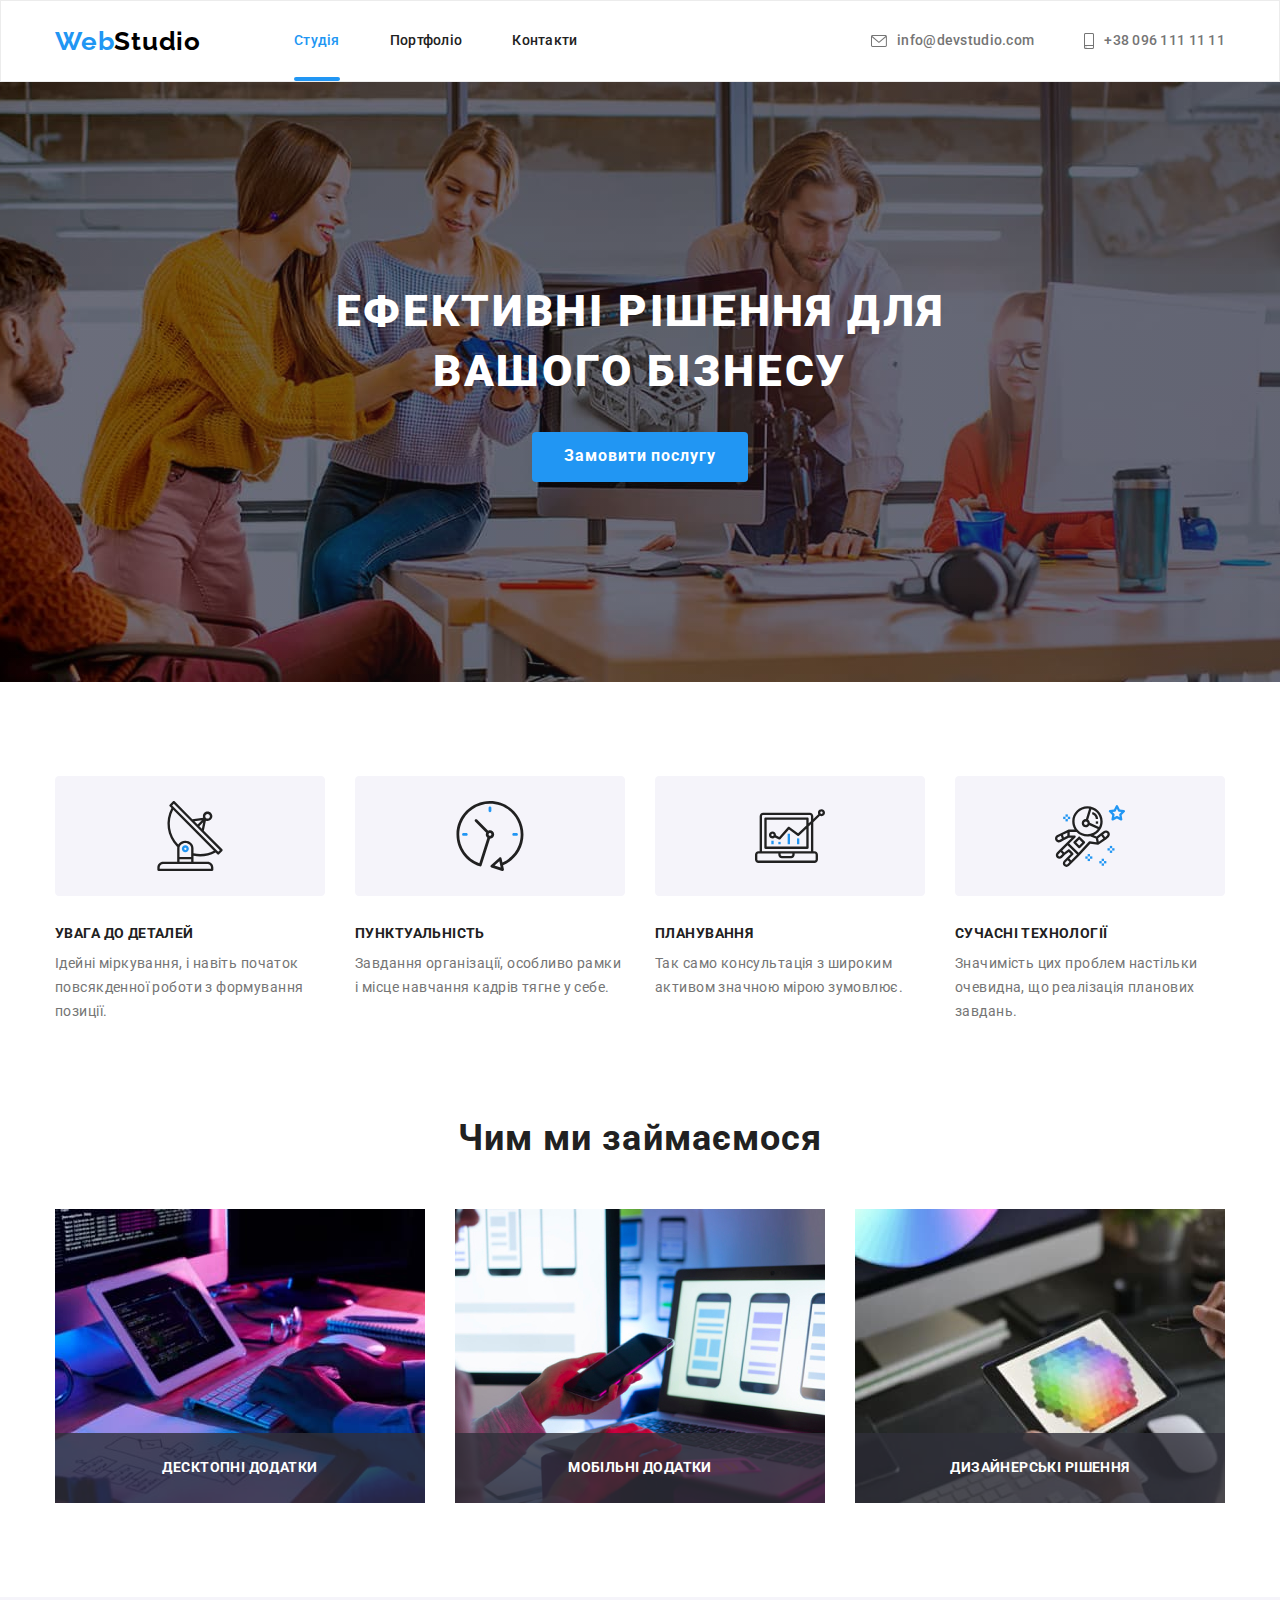
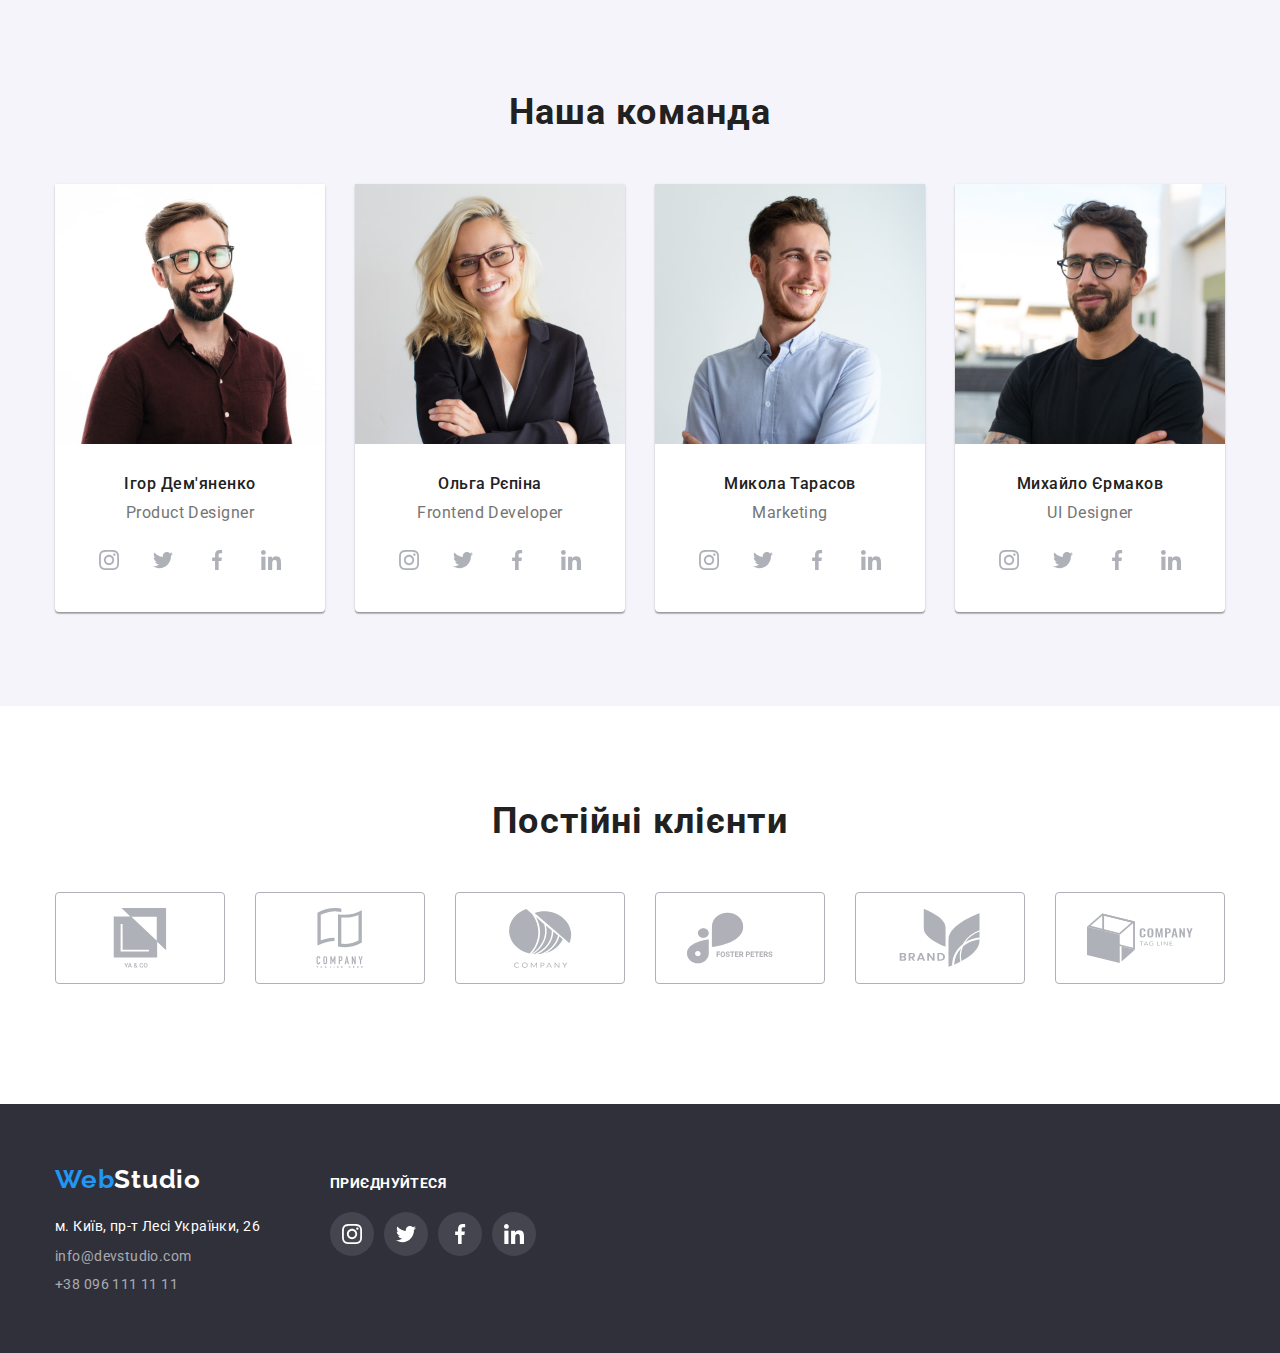
<file: index.html>
<!DOCTYPE html>
<html lang="uk">
  <head>
    <meta charset="UTF-8" />
    <meta name="viewport" content="width=device-width, initial-scale=1.0" />
    <title>WebStudio</title>
    <link rel="preconnect" href="https://fonts.googleapis.com" />
    <link rel="preconnect" href="https://fonts.gstatic.com" crossorigin />
    <link
      href="https://fonts.googleapis.com/css2?family=Raleway:wght@700&family=Roboto:wght@400;500;700;900&display=swap"
      rel="stylesheet"
    />
    <link
      rel="stylesheet"
      href="https://cdnjs.cloudflare.com/ajax/libs/modern-normalize/1.1.0/modern-normalize.min.css"
    />
    <link rel="stylesheet" href="./сss/styles.css" />
  </head>
  <body>
    <!--капелюх сайту -->
    <header class="page-header">
      <div class="container">
        <div class="container-header">
          <nav class="menu-nav">
            <a class="page-logo link" href="./index.html"
              >Web<span class="studio-heder">Studio</span></a
            >
            <ul class="menu-list link list">
              <li class="item"><a href="./index.html" class="nav-link link current">Студія</a></li>
              <li class="item"><a href="./portfolio.html" class="nav-link link">Портфоліо</a></li>
              <li class="item"><a href="#" class="nav-link link">Контакти</a></li>
            </ul>
          </nav>
          <ul class="contact list">
            <li class="contact-item">
              <a class="contact-list link" href="mailto:info@devstudio.com">
                <svg class="icon-envelope" width="16" height="12">
                  <use href="./images/sprite1.svg#icon-envelope"></use></svg
                >info@devstudio.com</a
              >
            </li>
            <li class="contact-item">
              <a class="contact-list link" href="tel:+380961111111">
                <svg class="icon-smartphone" width="10" height="16">
                  <use href="./images/sprite1.svg#icon-smartphone"></use></svg
                >+38 096 111 11 11</a
              >
            </li>
          </ul>
        </div>
      </div>
    </header>
    <!-- основна частина сайту -->
    <main>
      <!-- хіроу-секція -->
      <section class="section hero">
        <h1 class="hero-title">Ефективні рішення для вашого бізнесу</h1>
        <button class="modal-open-btn" type="button" data-modal-open>Замовити послугу</button>
      </section>
      <!-- наші переваги -->
      <section class="section about">
        <div class="container">
          <h2 class="visually-hidden">Наші переваги</h2>
          <ul class="about-list list">
            <li class="about-item">
              <div class="wrapper">
                <svg class="icon-group" width="270" height="120">
                  <use href="./images/sprite1.svg#icon-group1"></use>
                </svg>
              </div>
              <h3 class="about-title">УВАГА ДО ДЕТАЛЕЙ</h3>
              <p class="about-text">
                Ідейні міркування, і навіть початок повсякденної роботи з формування позиції.
              </p>
            </li>
            <li class="about-item">
              <div class="wrapper">
                <svg class="icon-group" width="270" height="120">
                  <use href="./images/sprite1.svg#icon-group2"></use>
                </svg>
              </div>
              <h3 class="about-title">ПУНКТУАЛЬНІСТЬ</h3>
              <p class="about-text">
                Завдання організації, особливо рамки і місце навчання кадрів тягне у себе.
              </p>
            </li>
            <li class="about-item">
              <div class="wrapper">
                <svg class="icon-group" width="270" height="120">
                  <use href="./images/sprite1.svg#icon-group3"></use>
                </svg>
              </div>
              <h3 class="about-title">ПЛАНУВАННЯ</h3>
              <p class="about-text">
                Так само консультація з широким активом значною мірою зумовлює.
              </p>
            </li>
            <li class="about-item">
              <div class="wrapper">
                <svg class="icon-group" width="270" height="120">
                  <use href="./images/sprite1.svg#icon-group4"></use>
                </svg>
              </div>
              <h3 class="about-title">СУЧАСНІ ТЕХНОЛОГІЇ</h3>
              <p class="about-text">
                Значимість цих проблем настільки очевидна, що реалізація планових завдань.
              </p>
            </li>
          </ul>
        </div>
      </section>
      <!-- чим займаємось -->
      <section class="section work">
        <div class="container">
          <h2 class="section-title">Чим ми займаємося</h2>
          <ul class="work-list list">
            <li class="work-item">
              <img src="./images/work.imj/box1.jpg" alt="верстка" width="370" class="work-imj" />
              <p class="work-subtitle">десктопні додатки</p>
            </li>
            <li class="work-item">
              <img src="./images/work.imj/box2.jpg" alt="рука-з-телефоном" width="370" />
              <p class="work-subtitle">мобільні додатки</p>
            </li>
            <li class="work-item">
              <img src="./images/work.imj/box3.jpg" alt="рука-з-планшетом" width="370" />
              <p class="work-subtitle">дизайнерські рішення</p>
            </li>
          </ul>
        </div>
      </section>
      <!-- наша команда -->
      <section class="section section-team">
        <div class="container">
          <h2 class="section-title">Наша команда</h2>
          <ul class="team-list list">
            <li class="team-item">
              <img src="./images/team.imj/imj1.jpg" alt="фото-ігоря" width="270" height="260" />
              <h3 class="team-title">Ігор Дем'яненко</h3>
              <p class="team-text">Product Designer</p>
              <ul class="social-list list">
                <li class="social-item">
                  <a href="https://www.instagram.com/" class="social-link">
                    <svg class="social-icon" width="20" height="20">
                      <use href="./images/sprite1.svg#icon-instagram"></use>
                    </svg>
                  </a>
                </li>
                <li class="social-item">
                  <a href="https://www.twitter.com/" class="social-link">
                    <svg class="social-icon" width="20" height="20">
                      <use href="./images/sprite1.svg#icon-twit"></use>
                    </svg>
                  </a>
                </li>
                <li class="social-item">
                  <a href="https://www.facebook.com/" class="social-link">
                    <svg class="social-icon" width="20" height="20">
                      <use href="./images/sprite1.svg#icon-faceb"></use>
                    </svg>
                  </a>
                </li>
                <li class="social-item">
                  <a href="https://www.linkedin.com/" class="social-link">
                    <svg class="social-icon" width="20" height="20">
                      <use href="./images/sprite1.svg#icon-linked"></use>
                    </svg>
                  </a>
                </li>
              </ul>
            </li>
            <li class="team-item">
              <img src="./images/team.imj/imj2.jpg" alt="фото-ольги" width="270" height="260" />
              <h3 class="team-title">Ольга Рєпіна</h3>
              <p class="team-text">Frontend Developer</p>
              <ul class="social-list list">
                <li class="social-item">
                  <a href="https://www.instagram.com/" class="social-link">
                    <svg class="social-icon" width="20" height="20">
                      <use href="./images/sprite1.svg#icon-instagram"></use>
                    </svg>
                  </a>
                </li>
                <li class="social-item">
                  <a href="https://www.twitter.com/" class="social-link">
                    <svg class="social-icon" width="20" height="20">
                      <use href="./images/sprite1.svg#icon-twit"></use>
                    </svg>
                  </a>
                </li>
                <li class="social-item">
                  <a href="https://www.facebook.com/" class="social-link">
                    <svg class="social-icon" width="20" height="20">
                      <use href="./images/sprite1.svg#icon-faceb"></use>
                    </svg>
                  </a>
                </li>
                <li class="social-item">
                  <a href="https://www.linkedin.com/" class="social-link">
                    <svg class="social-icon" width="20" height="20">
                      <use href="./images/sprite1.svg#icon-linked"></use>
                    </svg>
                  </a>
                </li>
              </ul>
            </li>
            <li class="team-item">
              <img src="./images/team.imj/imj3.jpg" alt="фото-миколи" width="270" height="260" />
              <h3 class="team-title">Микола Тарасов</h3>
              <p class="team-text">Marketing</p>
              <ul class="social-list list">
                <li class="social-item">
                  <a href="https://www.instagram.com/" class="social-link">
                    <svg class="social-icon" width="20" height="20">
                      <use href="./images/sprite1.svg#icon-instagram"></use>
                    </svg>
                  </a>
                </li>
                <li class="social-item">
                  <a href="https://www.twitter.com/" class="social-link">
                    <svg class="social-icon" width="20" height="20">
                      <use href="./images/sprite1.svg#icon-twit"></use>
                    </svg>
                  </a>
                </li>
                <li class="social-item">
                  <a href="https://www.facebook.com/" class="social-link">
                    <svg class="social-icon" width="20" height="20">
                      <use href="./images/sprite1.svg#icon-faceb"></use>
                    </svg>
                  </a>
                </li>
                <li class="social-item">
                  <a href="https://www.linkedin.com/" class="social-link">
                    <svg class="social-icon" width="20" height="20">
                      <use href="./images/sprite1.svg#icon-linked"></use>
                    </svg>
                  </a>
                </li>
              </ul>
            </li>
            <li class="team-item">
              <img src="./images/team.imj/imj4.jpg" alt="фото-михайла" width="270" height="260" />
              <h3 class="team-title">Михайло Єрмаков</h3>
              <p class="team-text">UI Designer</p>
              <ul class="social-list list">
                <li class="social-item">
                  <a href="https://www.instagram.com/" class="social-link">
                    <svg class="social-icon" width="20" height="20">
                      <use href="./images/sprite1.svg#icon-instagram"></use>
                    </svg>
                  </a>
                </li>
                <li class="social-item">
                  <a href="https://www.twitter.com/" class="social-link">
                    <svg class="social-icon" width="20" height="20">
                      <use href="./images/sprite1.svg#icon-twit"></use>
                    </svg>
                  </a>
                </li>
                <li class="social-item">
                  <a href="https://www.facebook.com/" class="social-link">
                    <svg class="social-icon" width="20" height="20">
                      <use href="./images/sprite1.svg#icon-faceb"></use>
                    </svg>
                  </a>
                </li>
                <li class="social-item">
                  <a href="https://www.linkedin.com/" class="social-link">
                    <svg class="social-icon" width="20" height="20">
                      <use href="./images/sprite1.svg#icon-linked"></use>
                    </svg>
                  </a>
                </li>
              </ul>
            </li>
          </ul>
        </div>
      </section>
      <!-- постійні клієнти -->
      <section>
        <div class="container container-clients">
          <h2 class="section-title">Постійні клієнти</h2>
          <ul class="clients-list list">
            <li class="clients-item">
              <a href="#" class="clients-link">
                <svg class="clients-icon" width="106" height="60">
                  <use href="./images/sprite1.svg#icon-logo1"></use>
                </svg>
              </a>
            </li>
            <li class="clients-item">
              <a href="#" class="clients-link">
                <svg class="clients-icon" width="106" height="60">
                  <use href="./images/sprite1.svg#icon-logo2"></use>
                </svg>
              </a>
            </li>
            <li class="clients-item">
              <a href="#" class="clients-link">
                <svg class="clients-icon" width="106" height="60">
                  <use href="./images/sprite1.svg#icon-logo3"></use>
                </svg>
              </a>
            </li>
            <li class="clients-item">
              <a href="#" class="clients-link">
                <svg class="clients-icon" width="106" height="60">
                  <use href="./images/sprite1.svg#icon-logo4"></use>
                </svg>
              </a>
            </li>
            <li class="clients-item">
              <a href="#" class="clients-link">
                <svg class="clients-icon" width="106" height="60">
                  <use href="./images/sprite1.svg#icon-logo5"></use>
                </svg>
              </a>
            </li>
            <li class="clients-item">
              <a href="#" class="clients-link">
                <svg class="clients-icon" width="106" height="60">
                  <use href="./images/sprite1.svg#icon-logo6"></use>
                </svg>
              </a>
            </li>
          </ul>
        </div>
      </section>
    </main>
    <footer class="page-footer">
      <div class="container container-footer">
        <div class="container-adress">
          <a class="page-logo link" href="./index.html"
            >Web<span class="studio-footer">Studio</span></a
          >
          <address>
            <ul class="footer-list list">
              <li class="item">
                <a
                  class="maps-link link"
                  href="https://goo.gl/maps/UB6AEVRSJyCPaivi9"
                  target="_blank"
                  rel="noreferer noopener nofollow"
                >
                  м. Київ, пр-т Лесі Українки, 26</a
                >
              </li>
              <li class="item">
                <a class="menu-link link" href="mailto:info@devstudio.com">info@devstudio.com</a>
              </li>
              <li class="item">
                <a class="menu-link link" href="tel:+380961111111">+38 096 111 11 11</a>
              </li>
            </ul>
          </address>
        </div>
        <div class="container-footer-social-link">
          <p class="social-link-text">приєднуйтеся</p>
          <ul class="social-list-footer list">
            <li class="social-item-footer">
              <a href="https://www.instagram.com/" class="social-link-footer">
                <svg class="social-icon-footer" width="20" height="20">
                  <use href="./images/sprite1.svg#icon-instagram"></use>
                </svg>
              </a>
            </li>
            <li class="social-item-footer">
              <a href="https://www.twitter.com/" class="social-link-footer">
                <svg class="social-icon-footer" width="20" height="20">
                  <use href="./images/sprite1.svg#icon-twit"></use>
                </svg>
              </a>
            </li>
            <li class="social-item-footer">
              <a href="https://www.facebook.com/" class="social-link-footer">
                <svg class="social-icon-footer" width="20" height="20">
                  <use href="./images/sprite1.svg#icon-faceb"></use>
                </svg>
              </a>
            </li>
            <li class="social-item-footer">
              <a href="https://www.linkedin.com/" class="social-link-footer">
                <svg class="social-icon-footer" width="20" height="20">
                  <use href="./images/sprite1.svg#icon-linked"></use>
                </svg>
              </a>
            </li>
          </ul>
        </div>
      </div>
    </footer>
    <div class="backdrop is-hidden" data-modal>
      <div class="modal-window">
        <button type="button" class="modal-close-btn" data-modal-close>
          <svg class="modal-close-icon" width="18" height="18">
            <use href="./images/sprite1.svg#icon-close"></use>
          </svg>
        </button>
      </div>
    </div>
    <script src="./js/modal.js"></script>
  </body>
</html>
</file>
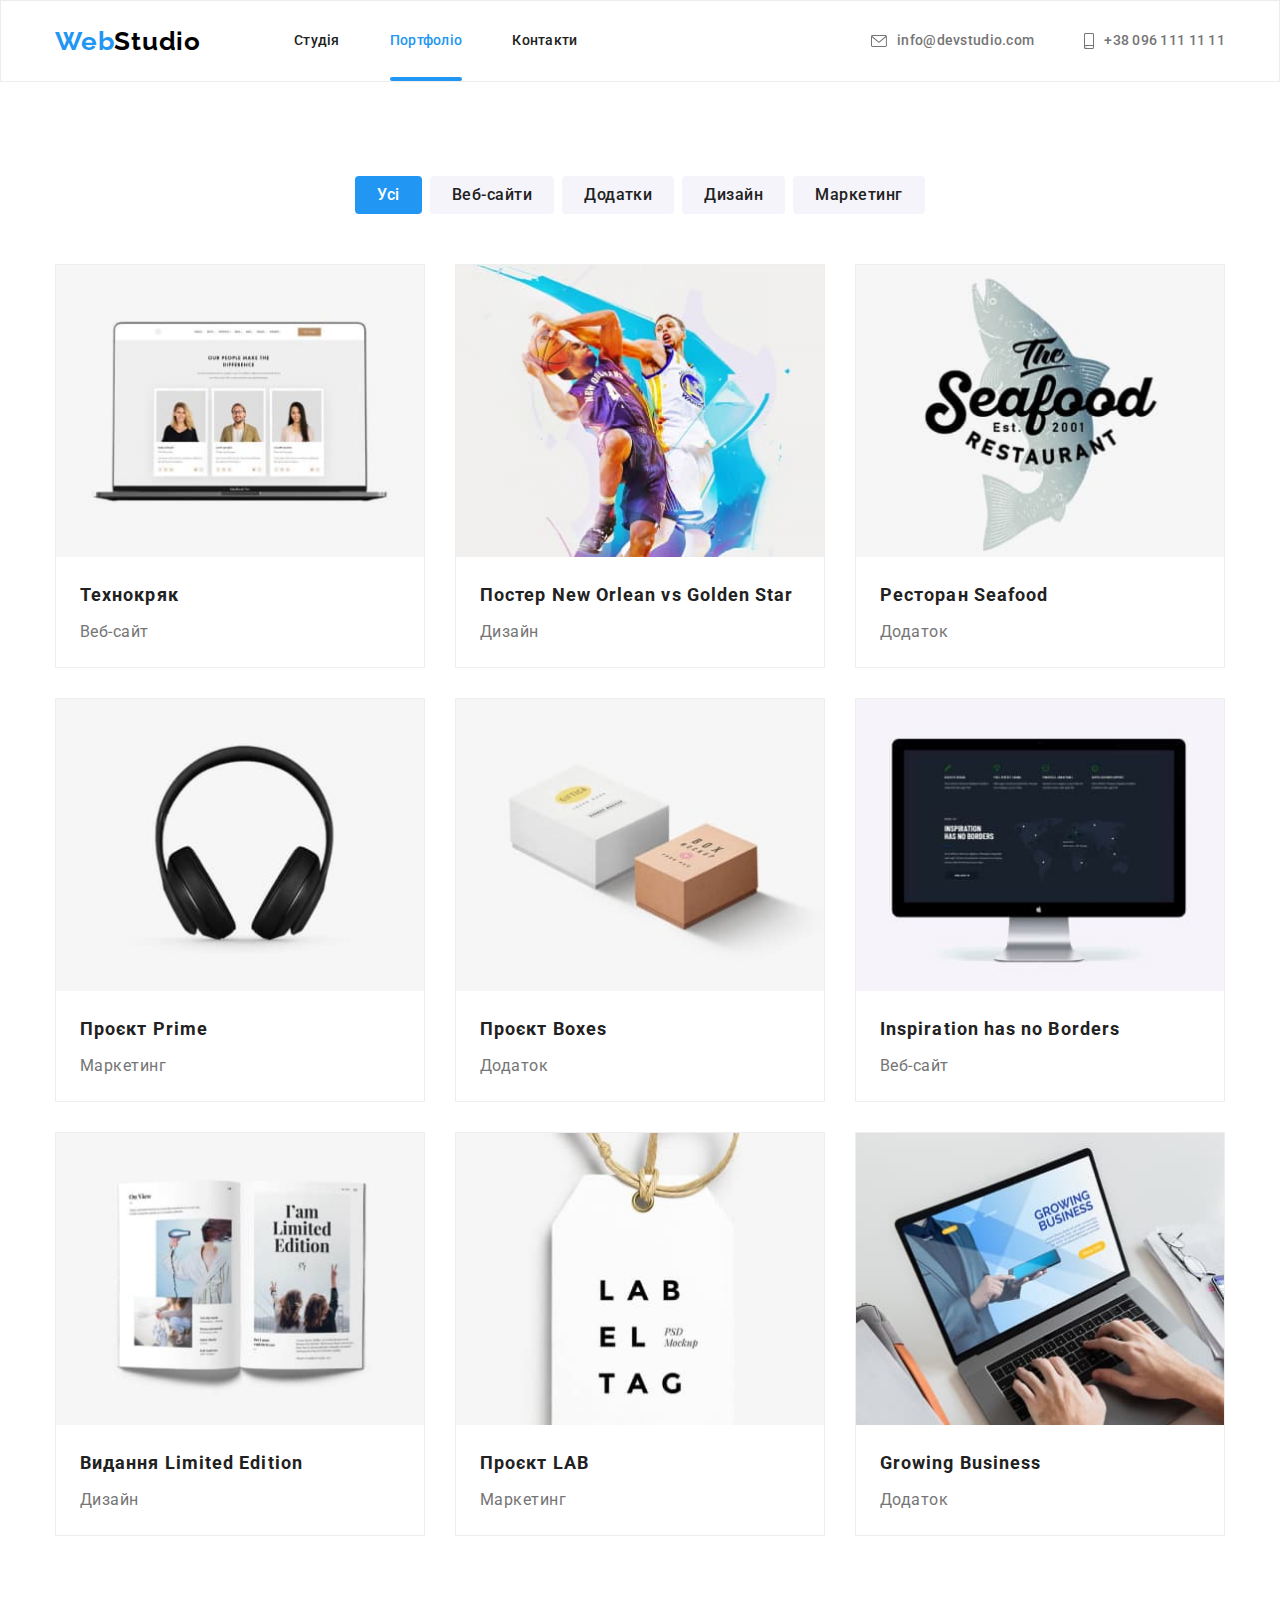
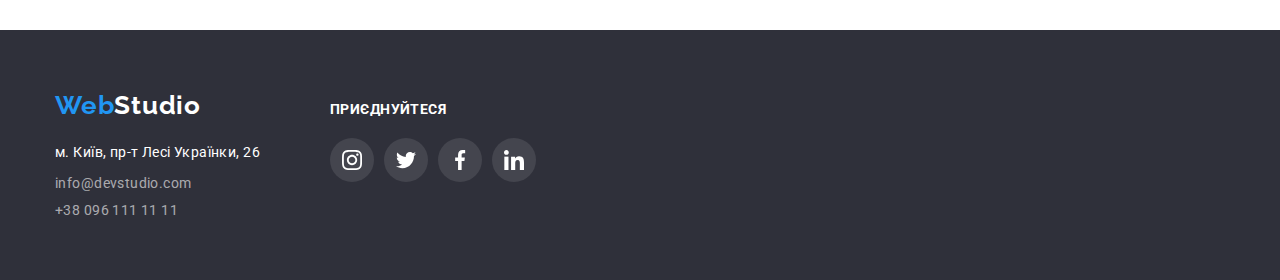
<file: portfolio.html>
<!DOCTYPE html>
<html lang="uk">
  <head>
    <meta charset="UTF-8" />
    <meta http-equiv="X-UA-Compatible" content="IE=edge" />
    <meta name="viewport" content="width=device-width, initial-scale=1.0" />
    <title>Портфоліо</title>
    <link rel="preconnect" href="https://fonts.googleapis.com" />
    <link rel="preconnect" href="https://fonts.gstatic.com" crossorigin />
    <link
      href="https://fonts.googleapis.com/css2?family=Raleway:wght@700&family=Roboto:wght@400;500;700;900&display=swap"
      rel="stylesheet"
    />
    <link
      rel="stylesheet"
      href="https://cdnjs.cloudflare.com/ajax/libs/modern-normalize/1.1.0/modern-normalize.min.css"
    />
    <link rel="stylesheet" href="./сss/styles.css" />
  </head>
  <body>
    <!--капелюх сайту -->
    <header class="page-header">
      <div class="container">
        <div class="container-header">
          <nav class="menu-nav">
            <a class="page-logo link" href="./index.html"
              >Web<span class="studio-heder">Studio</span></a
            >
            <ul class="menu-list link list">
              <li class="item"><a href="./index.html" class="nav-link link">Студія</a></li>
              <li class="item">
                <a href="./portfolio.html" class="nav-link link current">Портфоліо</a>
              </li>
              <li class="item"><a href="#" class="nav-link link">Контакти</a></li>
            </ul>
          </nav>
          <ul class="contact list">
            <li class="contact-item">
              <a class="contact-list link" href="mailto:info@devstudio.com"
                ><svg class="icon-envelope" width="16" height="12">
                  <use href="./images/sprite1.svg#icon-envelope"></use></svg
                >info@devstudio.com</a
              >
            </li>
            <li class="contact-item">
              <a class="contact-list link" href="tel:+380961111111">
                <svg class="icon-smartphone" width="10" height="16">
                  <use href="./images/sprite1.svg#icon-smartphone"></use></svg
                >+38 096 111 11 11</a
              >
            </li>
          </ul>
        </div>
      </div>
    </header>
    <main>
      <!-- основна частина портфоліо -->
      <section class="section">
        <div class="container">
          <h1 class="visually-hidden">Наша робота</h1>
          <ul class="filter-list list">
            <li class="item"><button type="button" class="filter-btn current">Усі</button></li>
            <li class="item"><button type="button" class="filter-btn">Веб-сайти</button></li>
            <li class="item"><button type="button" class="filter-btn">Додатки</button></li>
            <li class="item"><button type="button" class="filter-btn">Дизайн</button></li>
            <li class="item"><button type="button" class="filter-btn">Маркетинг</button></li>
          </ul>
          <ul class="card-list list">
            <li class="card-item">
              <a class="card-link link" href="#">
                <div class="overlay-wrapper">
                  <img
                    class="card-icon"
                    src="./images/filter-card.imj/imj5.jpg"
                    alt="монітор-з-фото"
                    width="370"
                  />
                  <p class="overlay">
                    Ресурс пропонує комплексні пропозиції з різним рівнем функціоналу та сервісів.
                    Все це дозволить відвідувачу отримати вичерпні відомості про компанію чи
                    приватну особу.
                  </p>
                </div>
                <div class="container-card">
                  <h2 class="card-title">Технокряк</h2>
                  <p class="text">Веб-сайт</p>
                </div></a
              >
            </li>
            <li class="card-item">
              <a class="card-link link" href="#"
                ><div class="overlay-wrapper">
                  <img
                    class="card-icon"
                    src="./images/filter-card.imj/imj6.jpg"
                    alt="баскетболісти"
                    width="370"
                  />
                  <p class="overlay">
                    Ресурс пропонує комплексні пропозиції з різним рівнем функціоналу та сервісів.
                    Все це дозволить відвідувачу отримати вичерпні відомості про компанію чи
                    приватну особу.
                  </p>
                </div>
                <div class="container-card">
                  <h2 class="card-title">Постер New Orlean vs Golden Star</h2>
                  <p class="text">Дизайн</p>
                </div></a
              >
            </li>
            <li class="card-item">
              <a class="card-link link" href="#"
                ><div class="overlay-wrapper">
                  <img
                    class="card-icon"
                    src="./images/filter-card.imj/imj7.jpg"
                    alt="лого-ресторана"
                    width="370"
                  />
                  <p class="overlay">
                    Ресурс пропонує комплексні пропозиції з різним рівнем функціоналу та сервісів.
                    Все це дозволить відвідувачу отримати вичерпні відомості про компанію чи
                    приватну особу.
                  </p>
                </div>
                <div class="container-card">
                  <h2 class="card-title">Ресторан Seafood</h2>
                  <p class="text">Додаток</p>
                </div></a
              >
            </li>
            <li class="card-item">
              <a class="card-link link" href="#"
                ><div class="overlay-wrapper">
                  <img
                    class="card-icon"
                    src="./images/filter-card.imj/imj8.jpg"
                    alt="навушники"
                    width="370"
                  />
                  <p class="overlay">
                    Ресурс пропонує комплексні пропозиції з різним рівнем функціоналу та сервісів.
                    Все це дозволить відвідувачу отримати вичерпні відомості про компанію чи
                    приватну особу.
                  </p>
                </div>
                <div class="container-card">
                  <h2 class="card-title">Проєкт Prime</h2>
                  <p class="text">Маркетинг</p>
                </div></a
              >
            </li>
            <li class="card-item">
              <a class="card-link link" href="#"
                ><div class="overlay-wrapper">
                  <img
                    class="card-icon"
                    src="./images/filter-card.imj/imj9.jpg"
                    alt="два-бокси"
                    width="370"
                  />
                  <p class="overlay">
                    Ресурс пропонує комплексні пропозиції з різним рівнем функціоналу та сервісів.
                    Все це дозволить відвідувачу отримати вичерпні відомості про компанію чи
                    приватну особу.
                  </p>
                </div>
                <div class="container-card">
                  <h2 class="card-title">Проєкт Boxes</h2>
                  <p class="text">Додаток</p>
                </div></a
              >
            </li>
            <li class="card-item">
              <a class="card-link link" href="#"
                ><div class="overlay-wrapper">
                  <img
                    class="card-icon"
                    src="./images/filter-card.imj/imj10.jpg"
                    alt="монітор-з-навігацією"
                    width="370"
                  />
                  <p class="overlay">
                    Ресурс пропонує комплексні пропозиції з різним рівнем функціоналу та сервісів.
                    Все це дозволить відвідувачу отримати вичерпні відомості про компанію чи
                    приватну особу.
                  </p>
                </div>
                <div class="container-card">
                  <h2 class="card-title">Inspiration has no Borders</h2>
                  <p class="text">Веб-сайт</p>
                </div></a
              >
            </li>
            <li class="card-item">
              <a class="card-link link" href="#"
                ><div class="overlay-wrapper">
                  <img
                    class="card-icon"
                    src="./images/filter-card.imj/imj11.jpg"
                    alt="розгорнутий-буклет"
                    width="370"
                  />
                  <p class="overlay">
                    Ресурс пропонує комплексні пропозиції з різним рівнем функціоналу та сервісів.
                    Все це дозволить відвідувачу отримати вичерпні відомості про компанію чи
                    приватну особу.
                  </p>
                </div>
                <div class="container-card">
                  <h2 class="card-title">Видання Limited Edition</h2>
                  <p class="text">Дизайн</p>
                </div></a
              >
            </li>
            <li class="card-item">
              <a class="card-link link" href="#"
                ><div class="overlay-wrapper">
                  <img
                    class="card-icon"
                    src="./images/filter-card.imj/imj12.jpg"
                    alt="бірка-на-мотузці"
                    width="370"
                  />
                  <p class="overlay">
                    Ресурс пропонує комплексні пропозиції з різним рівнем функціоналу та сервісів.
                    Все це дозволить відвідувачу отримати вичерпні відомості про компанію чи
                    приватну особу.
                  </p>
                </div>
                <div class="container-card">
                  <h2 class="card-title">Проєкт LAB</h2>
                  <p class="text">Маркетинг</p>
                </div></a
              >
            </li>
            <li class="card-item">
              <a class="card-link link" href="#"
                ><div class="overlay-wrapper">
                  <img
                    class="card-icon"
                    src="./images/filter-card.imj/imj13.jpg"
                    alt="робота-на-ноуті"
                    width="370"
                  />
                  <p class="overlay">
                    Ресурс пропонує комплексні пропозиції з різним рівнем функціоналу та сервісів.
                    Все це дозволить відвідувачу отримати вичерпні відомості про компанію чи
                    приватну особу.
                  </p>
                </div>
                <div class="container-card">
                  <h2 class="card-title">Growing Business</h2>
                  <p class="text">Додаток</p>
                </div></a
              >
            </li>
          </ul>
        </div>
      </section>
    </main>
    <footer class="page-footer">
      <div class="container container-footer">
        <div class="container-adress">
          <a class="page-logo link" href="./index.html"
            >Web<span class="studio-footer">Studio</span></a
          >
          <address>
            <ul class="footer-list list">
              <li class="item">
                <a
                  class="maps-link link"
                  href="https://goo.gl/maps/UB6AEVRSJyCPaivi9"
                  target="_blank"
                  rel="noreferer noopener nofollow"
                >
                  м. Київ, пр-т Лесі Українки, 26</a
                >
              </li>
              <li class="item">
                <a class="menu-link link" href="mailto:info@devstudio.com">info@devstudio.com</a>
              </li>
              <li class="item">
                <a class="menu-link link" href="tel:+380961111111">+38 096 111 11 11</a>
              </li>
            </ul>
          </address>
        </div>
        <div class="container-footer-social-link">
          <p class="social-link-text">приєднуйтеся</p>
          <ul class="social-list-footer list">
            <li class="social-item-footer">
              <a href="https://www.instagram.com/" class="social-link-footer">
                <svg class="social-icon-footer" width="20" height="20">
                  <use href="./images/sprite1.svg#icon-instagram"></use>
                </svg>
              </a>
            </li>
            <li class="social-item-footer">
              <a href="https://www.twitter.com/" class="social-link-footer">
                <svg class="social-icon-footer" width="20" height="20">
                  <use href="./images/sprite1.svg#icon-twit"></use>
                </svg>
              </a>
            </li>
            <li class="social-item-footer">
              <a href="https://www.facebook.com/" class="social-link-footer">
                <svg class="social-icon-footer" width="20" height="20">
                  <use href="./images/sprite1.svg#icon-faceb"></use>
                </svg>
              </a>
            </li>
            <li class="social-item-footer">
              <a href="https://www.linkedin.com/" class="social-link-footer">
                <svg class="social-icon-footer" width="20" height="20">
                  <use href="./images/sprite1.svg#icon-linked"></use>
                </svg>
              </a>
            </li>
          </ul>
        </div>
      </div>
    </footer>
  </body>
</html>
</file>
<file: сss/styles.css>
:root {
  --accent-color: #2196f3;
  --background-color: #ffffff;
  --color: #757575;
  --title-text-color: #212121;
  --footer-link-color: rgba(255, 255, 255, 0.6);
  --footer-color: #2f303a;
  --secondary-background-color: #f5f4fa;
  --border-color: #ececec;
  --social-links-color: #afb1b8;
  --transition-dur-and-funk: 250ms cubic-bezier(0.4, 0, 0.2, 1);
}
/* колір фону  #FFFFFF  */
/* колір тексту основний #757575 */
/* колір акценту #2196F3 */
/* колір заголовків #212121 */
/* колір фону капелюха та підвалу 2F303A */
/* колір тексту на темному фоні FFFFFF */
/* другорядний колір фону F5F4FA */

.link {
  text-decoration: none;
}

.list {
  list-style: none;
  padding: 0;
  margin: 0;
}

img {
  display: block;
}

button {
  cursor: pointer;
  font-family: inherit;
  border: 1px transparent;
  border-radius: 4px;
}

address {
  font-style: inherit;
}

h1,
h2,
h3,
p,
ul {
  margin-top: 0;
  margin-bottom: 0;
}

body {
  margin: 0;
  font-family: 'Roboto', sans-serif;
  color: var(--color);
  background-color: var(--background-color);
}

.container {
  width: 1200px;
  padding-left: 15px;
  padding-right: 15px;
  margin-left: auto;
  margin-right: auto;
}

.section-title {
  margin-bottom: 50px;
  color: var(--title-text-color);
  font-weight: 700;
  font-size: 36px;
  line-height: 1.17;
  letter-spacing: 0.03em;
  text-align: center;
}

/* капелюх сайту */

.section {
  padding-top: 94px;
  padding-bottom: 94px;
}

.page-header {
  background-color: var(--background-color);
  border: 1px solid var(--border-color);
}

.container-header {
  display: flex;
  align-items: center;
}

.menu-nav {
  display: flex;
  align-items: center;
}

.page-logo {
  color: var(--accent-color);
  font-family: 'Raleway', sans-serif;
  font-weight: 700;
  font-size: 26px;
  line-height: 1.19;
  letter-spacing: 0.03em;
}

.studio-heder {
  color: #000000;
}

.menu-list {
  display: flex;
  margin-left: 93px;
}

.menu-list .item + .item {
  margin-left: 50px;
}

.nav-link {
  display: inline-block;
  padding-top: 32px;
  padding-bottom: 32px;
  position: relative;

  color: var(--title-text-color);
  font-weight: 500;
  font-size: 14px;
  line-height: 1.14;
  letter-spacing: 0.02em;
  transition: color var(--transition-dur-and-funk);
}

.nav-link:hover,
.nav-link:focus {
  color: var(--accent-color);
}

.link.current {
  color: var(--accent-color);
}

.nav-link.current::after {
  content: '';
  position: absolute;
  width: 100%;
  height: 4px;
  border-radius: 2px;
  background-color: var(--accent-color);
  bottom: 0;
  left: 0;
}

.contact {
  display: flex;
  margin-left: auto;
}

.contact-list {
  display: flex;
  align-items: center;
  padding-top: 32px;
  padding-bottom: 32px;

  color: var(--color);
  font-family: 'Roboto', sans-serif;
  font-weight: 500;
  font-size: 14px;
  line-height: 1.14;
  letter-spacing: 0.02em;
  transition: color var(--transition-dur-and-funk);
}

.contact .contact-item:not(:last-child) {
  margin-right: 50px;
}

.contact-list:hover,
.contact-list:focus {
  color: var(--accent-color);
}

.icon-envelope {
  width: 16px;
  height: 12px;
  margin-right: 10px;
  fill: currentColor;
}

.icon-smartphone {
  width: 10px;
  height: 16px;
  margin-right: 10px;
  fill: currentColor;
}

/* основна частина сайту */

/* hero */

.hero {
  max-width: 1600px;
  height: 600px;
  margin: 0 auto;
  padding: 200px 0;

  background-image: linear-gradient(to right, rgba(0, 0, 0, 0.2), rgba(47, 48, 58, 0.4)),
    url(../images/hero.imj/imj14.jpg);
  background-color: #c4c4c4;
  background-repeat: no-repeat;
  background-position: center;
  background-size: cover;
  text-align: center;
}

.hero-title {
  width: 696px;
  margin-bottom: 30px;
  margin-left: auto;
  margin-right: auto;

  color: var(--background-color);
  font-weight: 900;
  font-size: 44px;
  line-height: 1.36;
  letter-spacing: 0.06em;
  text-transform: uppercase;
}

.modal-open-btn {
  min-width: 216px;
  height: 50px;
  padding-left: 10px;
  padding-right: 10px;

  color: var(--background-color);
  background-color: var(--accent-color);
  font-weight: 700;
  font-size: 16px;
  line-height: 1.9;
  align-items: center;
  letter-spacing: 0.06em;
}

.modal-open-btn:hover,
.modal-open-btn:focus {
  box-shadow: 0px 4px 4px rgba(0, 0, 0, 0.15);
  border-radius: 4px;
}

/* наші переваги */

.visually-hidden {
  position: absolute;
  white-space: nowrap;
  width: 1px;
  height: 1px;
  overflow: hidden;
  border: 0;
  padding: 0;
  clip: rect(0 0 0 0);
  clip-path: inset(50%);
  margin: -1px;
}

.about-list {
  display: flex;
}

.about-item {
  width: 270px;
}

.wrapper {
  width: 100%;
  height: 120px;
  margin-bottom: 30px;
}

.about-item:not(:last-child) {
  margin-right: 30px;
}

.about-text {
  color: var(--color);
  font-size: 14px;
  line-height: 1.7;
  letter-spacing: 0.03em;
}

.about-title {
  margin-bottom: 10px;

  color: var(--title-text-color);
  font-weight: 700;
  font-size: 14px;
  line-height: 1.14;
  letter-spacing: 0.03em;
  text-transform: uppercase;
}

.work {
  padding-top: 0;
}

.work-list {
  display: flex;
  width: 270px;
}

.work-list .work-item:not(:last-child) {
  margin-right: 30px;
}

.work-item {
  position: relative;
}

.work-subtitle {
  position: absolute;
  bottom: 0;
  width: 100%;

  height: 70px;
  padding: 27px;
  background-color: rgba(47, 48, 58, 0.8);
  color: var(--background-color);
  font-style: normal;
  font-weight: 700;
  font-size: 14px;
  line-height: 1.14;
  text-align: center;
  letter-spacing: 0.03em;
  text-transform: uppercase;
}

.section-team {
  background-color: var(--secondary-background-color);
}

.team-list {
  display: flex;
}

.team-item {
  background-color: var(--background-color);
  box-shadow: 0px 1px 3px rgba(0, 0, 0, 0.12), 0px 1px 1px rgba(0, 0, 0, 0.14),
    0px 2px 1px rgba(0, 0, 0, 0.2);
  border-radius: 0px 0px 4px 4px;
}

.team-item:not(:last-child) {
  margin-right: 30px;
}

.team-item .team-title {
  padding-top: 30px;
  margin-bottom: 10px;

  color: var(--title-text-color);
  font-weight: 500;
  font-size: 16px;
  line-height: 1.19;
  text-align: center;
  letter-spacing: 0.03em;
}

.team-item .team-text {
  margin-bottom: 16px;

  font-size: 16px;
  line-height: 1.19;
  text-align: center;
  letter-spacing: 0.03em;
}

.social-list {
  display: flex;
  justify-content: center;
  align-items: center;
  gap: 10px;
  padding-bottom: 30px;
}
.social-item {
  width: 44px;
  height: 44px;
}

.social-link {
  display: flex;
  justify-content: center;
  align-items: center;
  width: 100%;
  height: 100%;
  background-color: var(--background-color);
  border-radius: 50%;
  transition: background-color var(--transition-dur-and-funk), fill var(--transition-dur-and-funk);
}

.social-icon {
  fill: var(--social-links-color);
}

.social-link:hover,
.social-link:focus {
  background-color: var(--accent-color);
}

.social-link:hover .social-icon,
.social-link:focus .social-icon {
  fill: var(--background-color);
}

/* постійні клієнти */

.container-clients {
  padding-top: 94px;
  padding-bottom: 120px;
}

.clients-list {
  display: flex;
  gap: 30px;
}

.clients-item {
  width: 170px;
  height: 92px;
}

.clients-link {
  display: flex;
  justify-content: center;
  align-items: center;
  width: 100%;
  height: 100%;
  border: 1px solid #afb1b8;
  border-radius: 4px;
  transition: border-color var(--transition-dur-and-funk);
}

.clients-icon {
  fill: var(--social-links-color);
  transition: fill var(--transition-dur-and-funk);
}

.clients-link:hover {
  border: 1px solid var(--accent-color);
}

.clients-link:hover .clients-icon,
.clients-link:focus .clients-icon {
  fill: var(--accent-color);
}

/* підвал сайту */

.page-footer {
  padding-top: 60px;
  padding-bottom: 60px;

  background-color: var(--footer-color);
}

.container-footer {
  display: flex;
  align-items: baseline;
}

.page-footer .page-logo {
  display: inline-block;
  margin-bottom: 20px;
}

.studio-footer {
  color: #ffffff;
}

.footer-list .maps-link {
  color: var(--background-color);
  font-size: 14px;
  line-height: 1.7;
  letter-spacing: 0.03em;
}

.footer-list .menu-link {
  color: var(--footer-link-color);
  font-size: 14px;
  line-height: 1.17;
  letter-spacing: 0.03em;
  transition: colir var(--transition-dur-and-funk);
}

.footer-list .menu-link:hover,
.footer-list .menu-link:focus {
  color: var(--accent-color);
}

.footer-list .item:not(:last-child) {
  margin-bottom: 9px;
}

.container-footer-social-link {
  margin-left: 70px;
}

.social-link-text {
  margin-bottom: 20px;
  color: var(--background-color);
  font-weight: 700;
  font-size: 14px;
  line-height: 1.14;
  letter-spacing: 0.03em;
  text-transform: uppercase;
}

.social-list-footer {
  display: flex;
  justify-content: center;
  align-items: center;
  gap: 10px;
}

.social-link-footer {
  display: flex;
  justify-content: center;
  align-items: center;
  width: 44px;
  height: 44px;
  background-color: rgba(255, 255, 255, 0.1);
  border-radius: 50%;
  transition: background-color var(--transition-dur-and-funk);
}

.social-icon-footer {
  fill: var(--background-color);
}

.social-link-footer:hover,
.social-link-footer:focus {
  background-color: var(--accent-color);
}

/* стилі портфоліо */

/* кнопки фильтру */

.filter-list {
  display: flex;
  justify-content: center;
  margin-bottom: 50px;
}

.filter-list .item + .item {
  margin-left: 8px;
}

.filter-btn {
  height: 38px;
  padding: 6px 22px;

  color: var(--title-text-color);
  background-color: var(--secondary-background-color);
  font-weight: 500;
  font-size: 16px;
  line-height: 1.6;
  text-align: center;
  letter-spacing: 0.03em;
  transition: color var(--transition-dur-and-funk), background-color var(--transition-dur-and-funk),
    box-shadow var(--transition-dur-and-funk);
}

.filter-list .filter-btn.current {
  color: var(--background-color);
  background-color: var(--accent-color);
}

.filter-btn:hover,
.filter-btn:focus {
  color: var(--background-color);
  background-color: var(--accent-color);
  box-shadow: 0 4px 4px 0 rgba(0, 0, 0, 0.25);
}

/* список карток */

.card-list {
  display: flex;
  flex-wrap: wrap;
}

.card-list .card-item {
  width: calc((100% - 60px) / 3);
  margin-right: 30px;
  margin-bottom: 30px;
  border: 1px solid #eeeeee;
}

.card-list .card-item:nth-child(3n) {
  margin-right: 0;
}

.card-list .card-item:nth-last-child(-n + 3) {
  margin-bottom: 0;
}

/* картки */

.card-item {
  width: 370px;
  height: 404px;
  transition: box-shadow var(--transition-dur-and-funk);
}

.card-item:hover,
.card-item:focus {
  box-shadow: 0px 1px 1px rgba(0, 0, 0, 0.12), 0px 4px 4px rgba(0, 0, 0, 0.06),
    1px 4px 6px rgba(0, 0, 0, 0.16);
}

.card-icon {
  display: block;
  max-width: 100%;
  height: auto;
}

.overlay-wrapper {
  position: relative;
  overflow: hidden;
}

.overlay {
  position: absolute;
  top: 0;
  left: 0;
  width: 100%;
  height: 100%;
  padding: 63px 24px;

  background-color: rgba(33, 150, 243, 0.9);
  color: var(--background-color);
  font-size: 18px;
  line-height: 1.56;
  letter-spacing: 0.03em;
  transform: translateY(101%);
  transition: transform var(--transition-dur-and-funk);
  /* overflow: auto; */
}

.card-link:hover .overlay,
.card-link:focus .overlay {
  transform: translateY(0%);
}

.container-card {
  padding: 20px 24px;
}

.section .card-title {
  margin-bottom: 4px;

  color: var(--title-text-color);
  font-weight: 700;
  font-size: 18px;
  line-height: 2;
  letter-spacing: 0.06em;
}

.card-item .text {
  color: var(--color);
  font-size: 16px;
  line-height: 1.9;
  letter-spacing: 0.03em;
}

.backdrop {
  position: fixed;
  top: 0;
  left: 0;
  width: 100%;
  height: 100%;
  z-index: 100;
  background-color: rgba(0, 0, 0, 0.1);
  transition: opacity 500ms ease, visibility 1000ms ease;
}

.backdrop.is-hidden {
  visibility: hidden;
  opacity: 0;
  pointer-events: none;
}
.modal-window {
  position: absolute;
  width: 528px;
  height: 581px;
  background-color: var(--background-color);
  box-shadow: 0px 1px 3px rgba(0, 0, 0, 0.12), 0px 1px 1px rgba(0, 0, 0, 0.14),
    0px 2px 1px rgba(0, 0, 0, 0.2);
  border-radius: 4px;
  top: 50%;
  left: 50%;
  transform: translate(-50%, -50%);
}
.modal-close-btn {
  display: flex;
  justify-content: center;
  align-items: center;
  position: absolute;
  width: 30px;
  height: 30px;
  padding: 0;
  top: 7px;
  right: 4px;
  border: 1px solid rgba(0, 0, 0, 0.1);
  border-radius: 50%;
  background-color: transparent;
}
</file>
